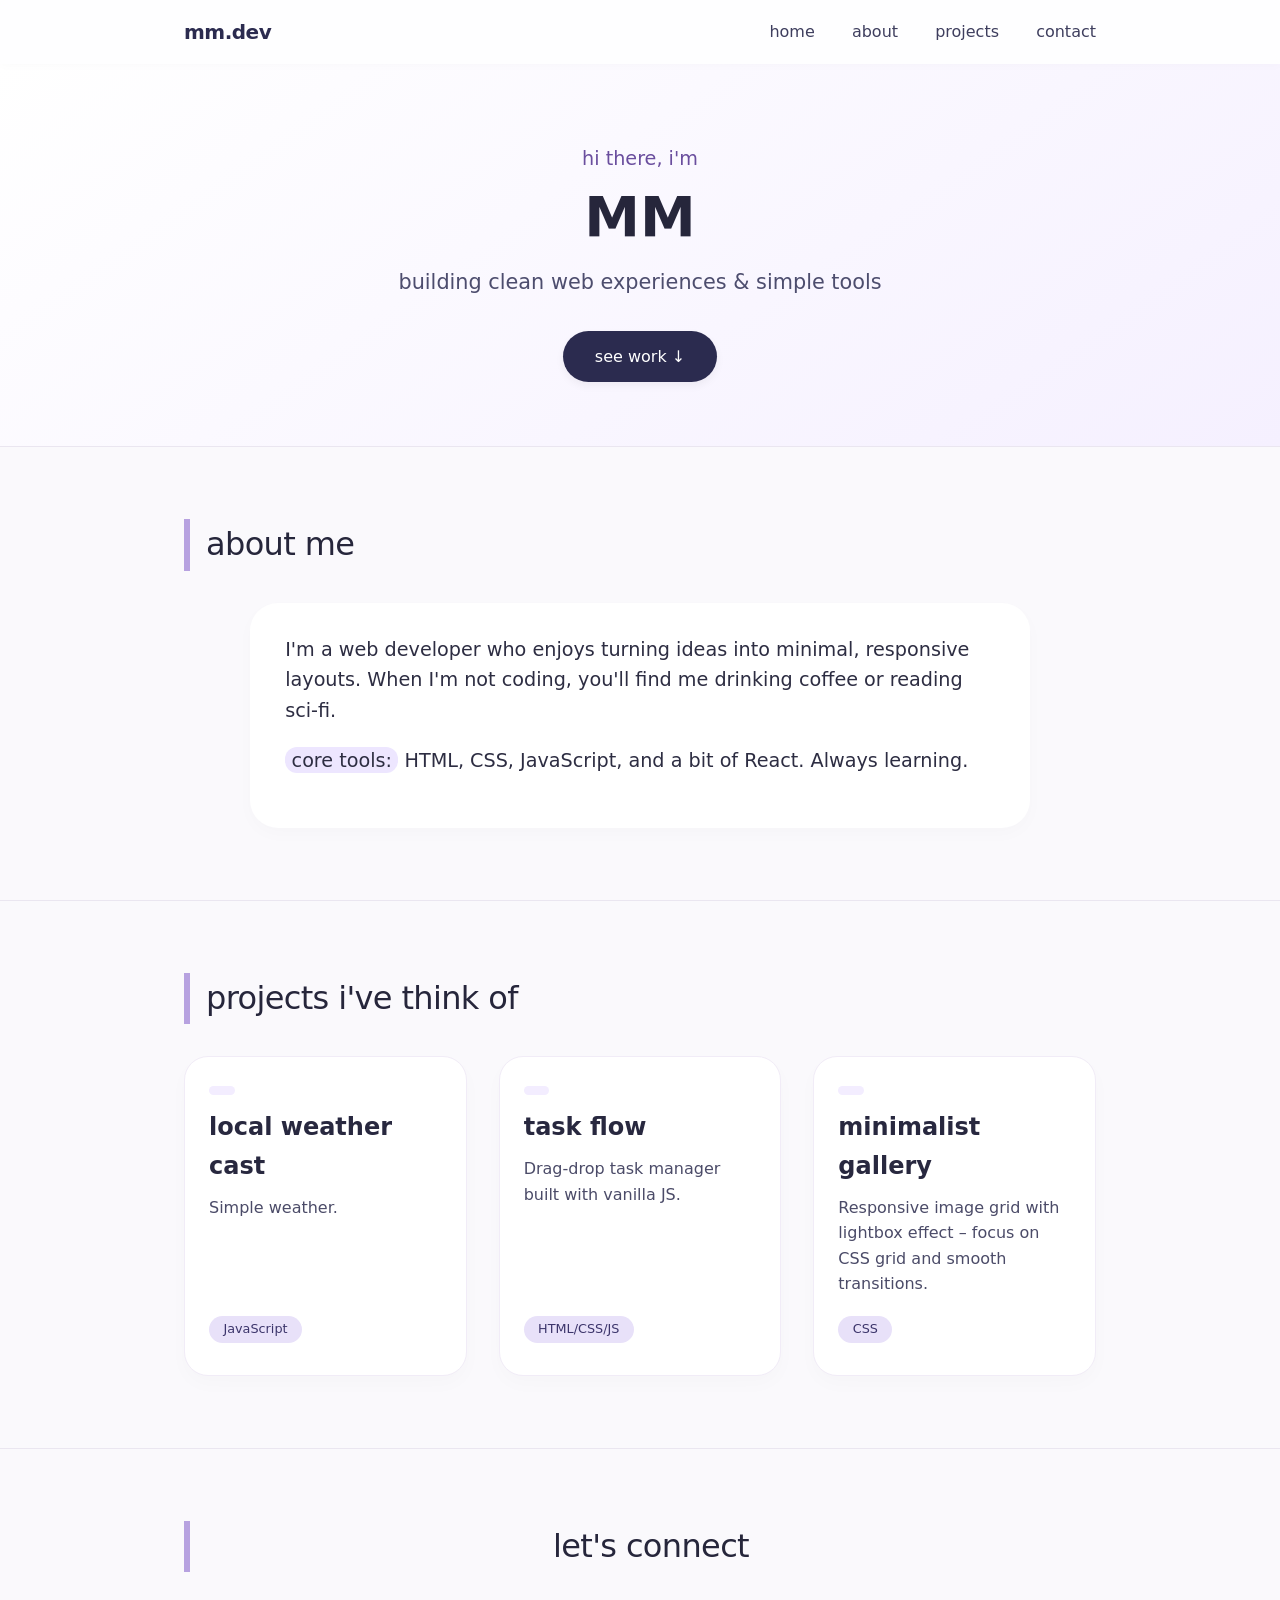
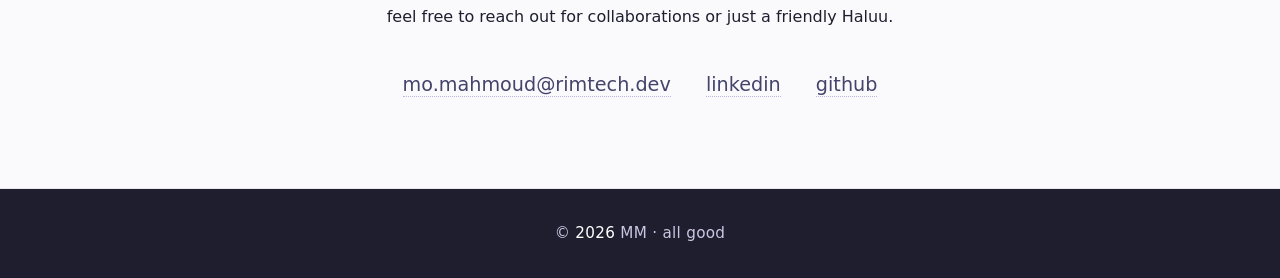
<file: index.html>
<!DOCTYPE html>
<html lang="en">
<head>
  <meta charset="UTF-8">
  <meta name="viewport" content="width=device-width, initial-scale=1.0">
  <title>MM · simple portfolio</title>
  <link rel="stylesheet" href="style.css">
</head>
<body>
  <header class="page-header">
    <div class="container header-flex">
      <span class="logo"> mm.dev</span>
      <nav class="navbar">
        <a href="#home">home</a>
        <a href="#about">about</a>
        <a href="#projects">projects</a>
        <a href="#contact">contact</a>
      </nav>
    </div>
  </header>

  <main>
    <section id="home" class="hero">
      <div class="container">
        <p class="hero-greeting">hi there, i'm</p>
        <h1 class="hero-name">MM</h1>
        <p class="hero-tagline">building clean web experiences & simple tools</p>
        <a href="#projects" class="btn">see work ↓</a>
      </div>
    </section>

    <section id="about" class="about">
      <div class="container">
        <h2>about me</h2>
        <div class="about-content">
          <p>I'm a web developer who enjoys turning ideas into minimal, responsive layouts. When I'm not coding, you'll find me drinking coffee or reading sci‑fi.</p>
          <p><span class="highlight">core tools:</span> HTML, CSS, JavaScript, and a bit of React. Always learning.</p>
        </div>
      </div>
    </section>

    <section id="projects" class="projects">
      <div class="container">
        <h2>projects i've think of</h2>
        <div class="project-grid">
          <article class="card">
            <div class="card-img placeholder"></div>
            <h3>local weather cast</h3>
            <p>Simple weather.</p>
            <span class="card-tag">JavaScript</span>
          </article>
          <article class="card">
            <div class="card-img placeholder"></div>
            <h3>task flow</h3>
            <p>Drag‑drop task manager built with vanilla JS.</p>
            <span class="card-tag">HTML/CSS/JS</span>
          </article>
          <article class="card">
            <div class="card-img placeholder"></div>
            <h3>minimalist gallery</h3>
            <p>Responsive image grid with lightbox effect – focus on CSS grid and smooth transitions.</p>
            <span class="card-tag">CSS</span>
          </article>
        </div>
      </div>
    </section>

    <section id="contact" class="contact">
      <div class="container">
        <h2>let's connect</h2>
        <p>feel free to reach out for collaborations or just a friendly Haluu.</p>
        <ul class="contact-list">
          <li><a href="mailto:mo.mahmoud@rimtech.dev">mo.mahmoud@rimtech.dev</a></li>
          <li><a href="#">linkedin</a></li>
          <li><a href="#">github</a></li>
        </ul>
      </div>
    </section>
  </main>

  <footer class="page-footer">
    <div class="container">
      <p>© <span id="current-year"></span> MM · all good</p>
    </div>
  </footer>

  <script src="script.js"></script>
</body>
</html>
</file>
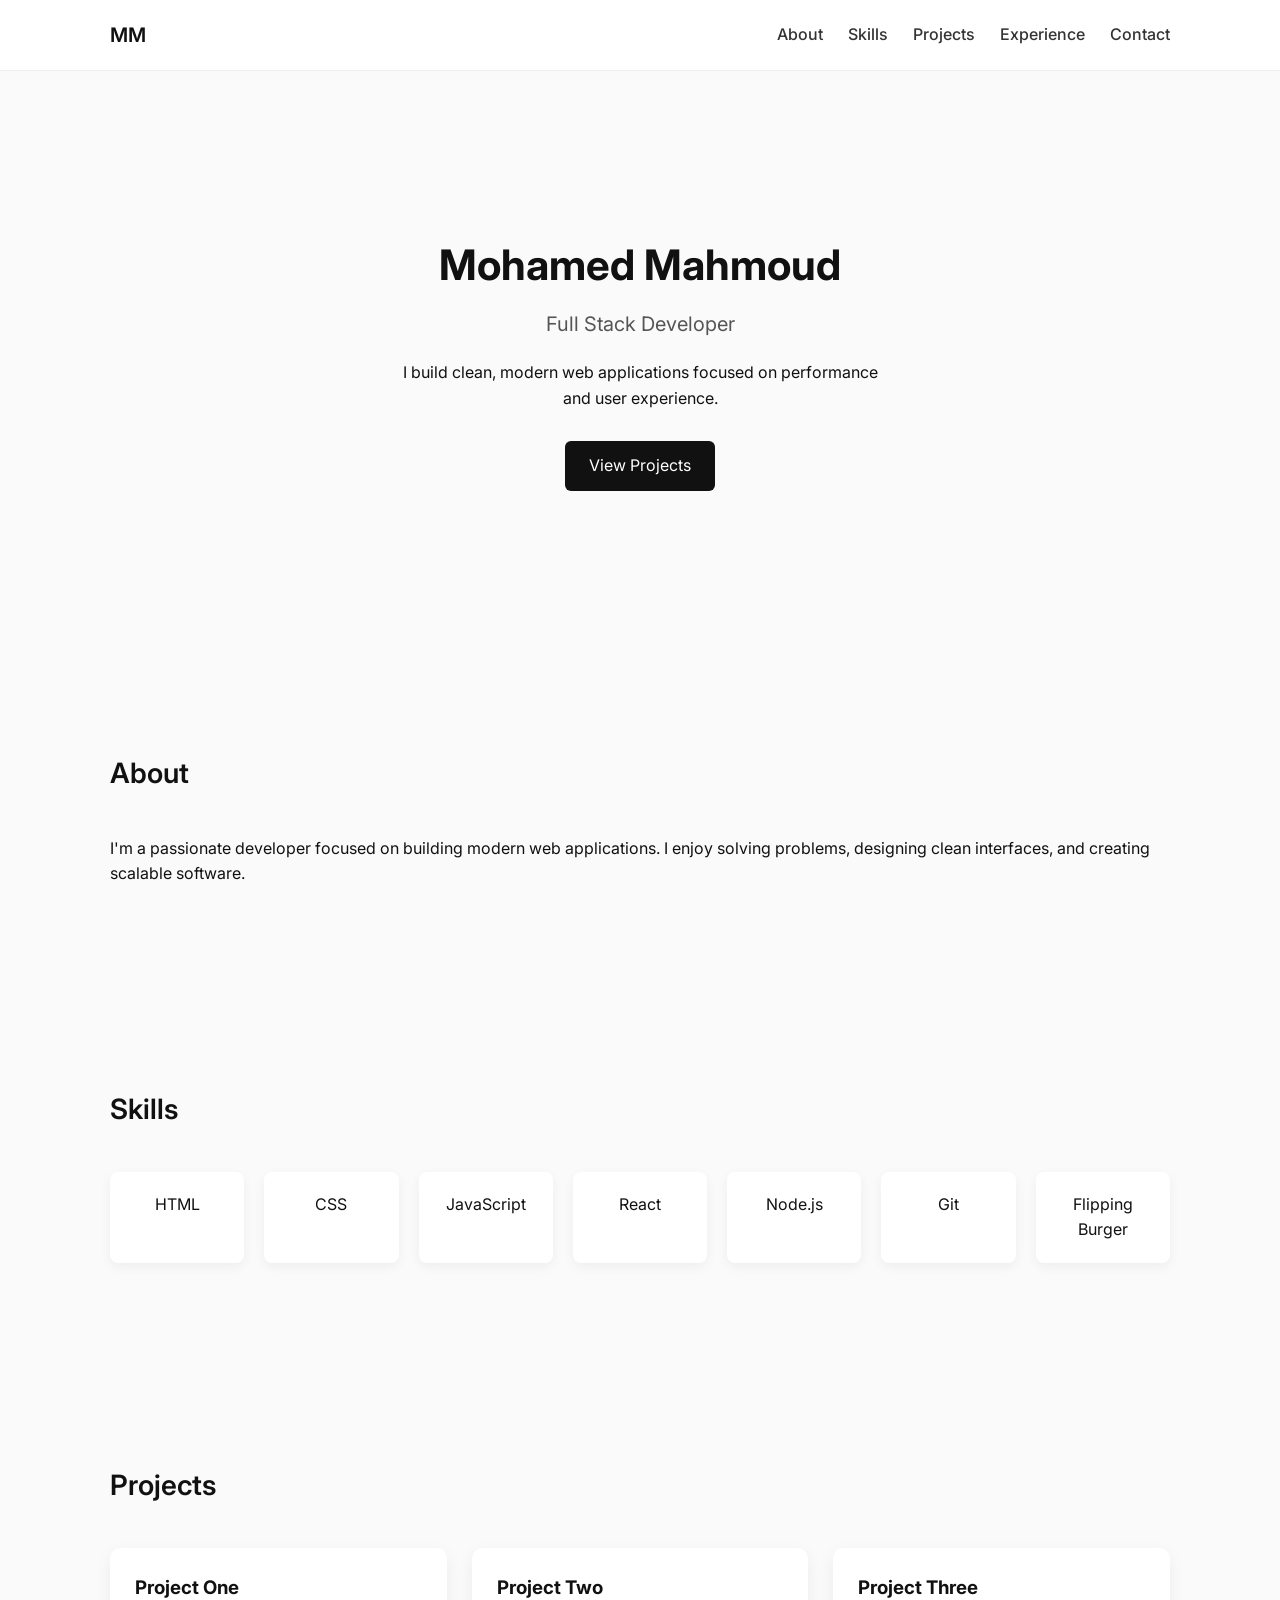
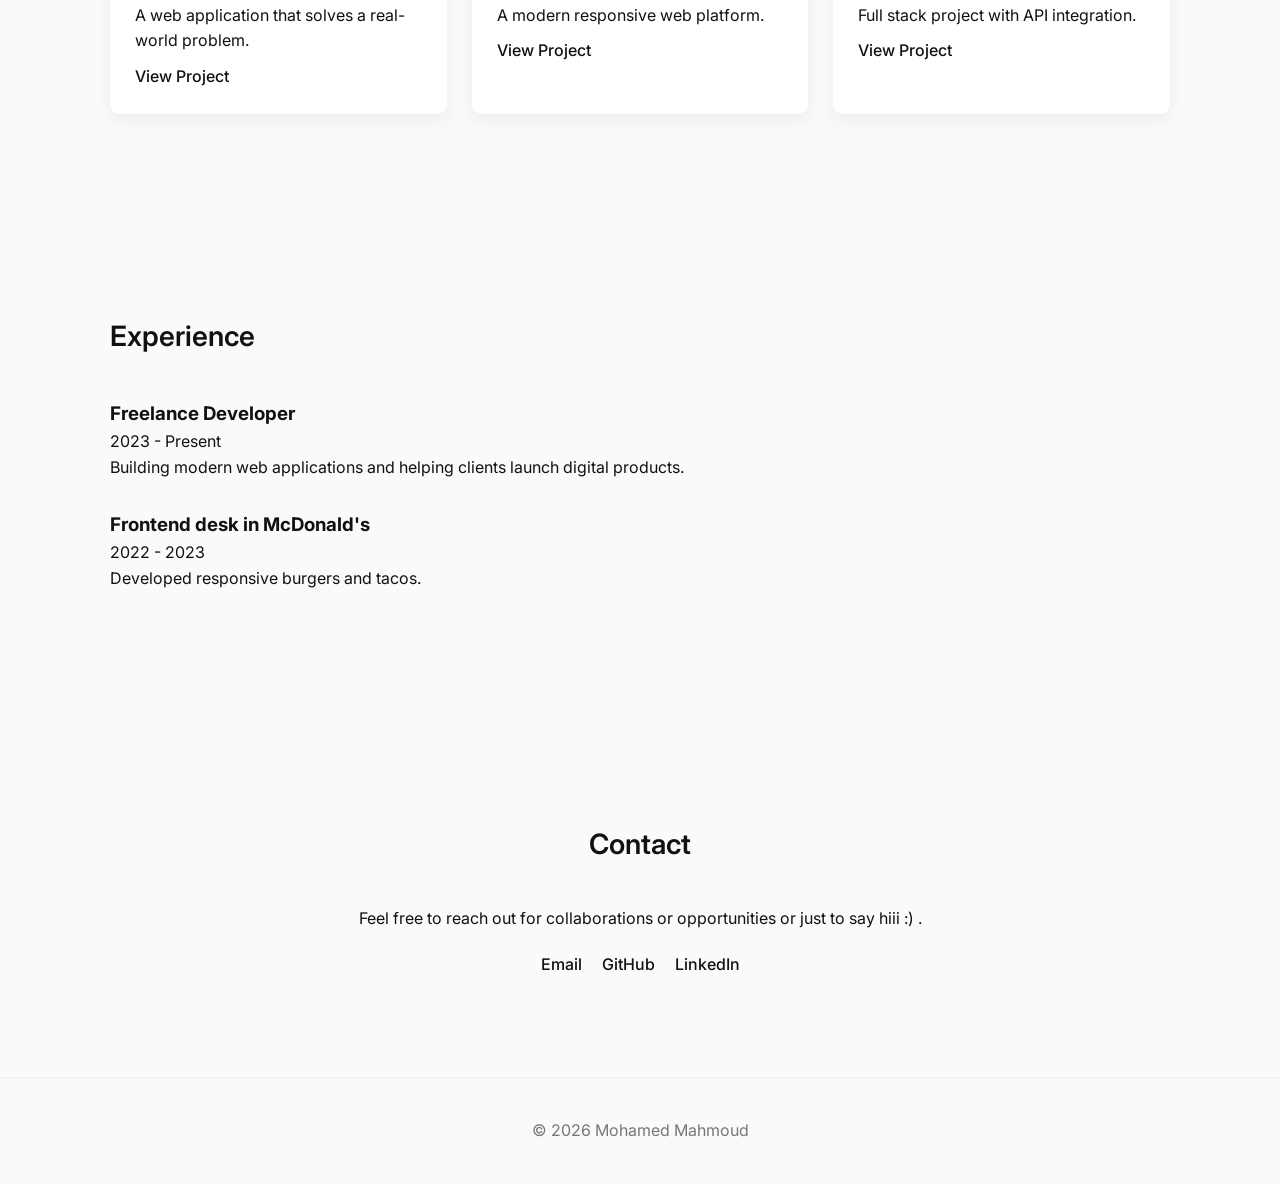
<file: Resume webpage/index.html>
<!DOCTYPE html>
<html lang="en">
<head>
<meta charset="UTF-8">
<meta name="viewport" content="width=device-width, initial-scale=1.0">

<title>Mohamed Mahmoud | Full Stack Developer</title>

<link rel="stylesheet" href="styles.css">

<link rel="preconnect" href="https://fonts.googleapis.com">
<link href="https://fonts.googleapis.com/css2?family=Inter:wght@300;400;500;600&display=swap" rel="stylesheet">
</head>

<body>

<header class="navbar">
  <div class="container nav-content">
    <h1 class="logo">MM</h1>

    <nav>
      <ul class="nav-links">
        <li><a href="#about">About</a></li>
        <li><a href="#skills">Skills</a></li>
        <li><a href="#projects">Projects</a></li>
        <li><a href="#experience">Experience</a></li>
        <li><a href="#contact">Contact</a></li>
      </ul>
    </nav>
  </div>
</header>


<section class="hero">
  <div class="container hero-content">
    <h2>Mohamed Mahmoud</h2>
    <h3>Full Stack Developer</h3>
    <p>I build clean, modern web applications focused on performance and user experience.</p>
    <a href="#projects" class="btn">View Projects</a>
  </div>
</section>


<section id="about" class="section">
  <div class="container">
    <h2 class="section-title">About</h2>
    <p class="about-text">
      I'm a passionate developer focused on building modern web applications.
      I enjoy solving problems, designing clean interfaces, and creating scalable software.
    </p>
  </div>
</section>


<section id="skills" class="section">
  <div class="container">
    <h2 class="section-title">Skills</h2>

    <div class="skills-grid">

      <div class="skill">HTML</div>
      <div class="skill">CSS</div>
      <div class="skill">JavaScript</div>
      <div class="skill">React</div>
      <div class="skill">Node.js</div>
      <div class="skill">Git</div>
      <div class="skill">Flipping Burger</div>

    </div>
  </div>
</section>


<section id="projects" class="section">
  <div class="container">
    <h2 class="section-title">Projects</h2>

    <div class="projects-grid">

      <div class="project-card">
        <h3>Project One</h3>
        <p>A web application that solves a real-world problem.</p>
        <a href="#">View Project</a>
      </div>

      <div class="project-card">
        <h3>Project Two</h3>
        <p>A modern responsive web platform.</p>
        <a href="#">View Project</a>
      </div>

      <div class="project-card">
        <h3>Project Three</h3>
        <p>Full stack project with API integration.</p>
        <a href="#">View Project</a>
      </div>

    </div>
  </div>
</section>


<section id="experience" class="section">
  <div class="container">
    <h2 class="section-title">Experience</h2>

    <div class="experience-item">
      <h3>Freelance Developer</h3>
      <span>2023 - Present</span>
      <p>Building modern web applications and helping clients launch digital products.</p>
    </div>

    <div class="experience-item">
      <h3>Frontend desk in McDonald's</h3>
      <span>2022 - 2023</span>
      <p>Developed responsive burgers and tacos.</p>
    </div>

  </div>
</section>


<section id="contact" class="section">
  <div class="container contact">
    <h2 class="section-title">Contact</h2>
    <p>Feel free to reach out for collaborations or opportunities or just to say hiii :) .</p>

    <div class="contact-links">
      <a href="#">Email</a>
      <a href="#">GitHub</a>
      <a href="#">LinkedIn</a>
    </div>
  </div>
</section>


<footer class="footer">
  <div class="container">
    <p>© 2026 Mohamed Mahmoud</p>
  </div>
</footer>

<script src="script.js"></script>

</body>
</html>
</file>
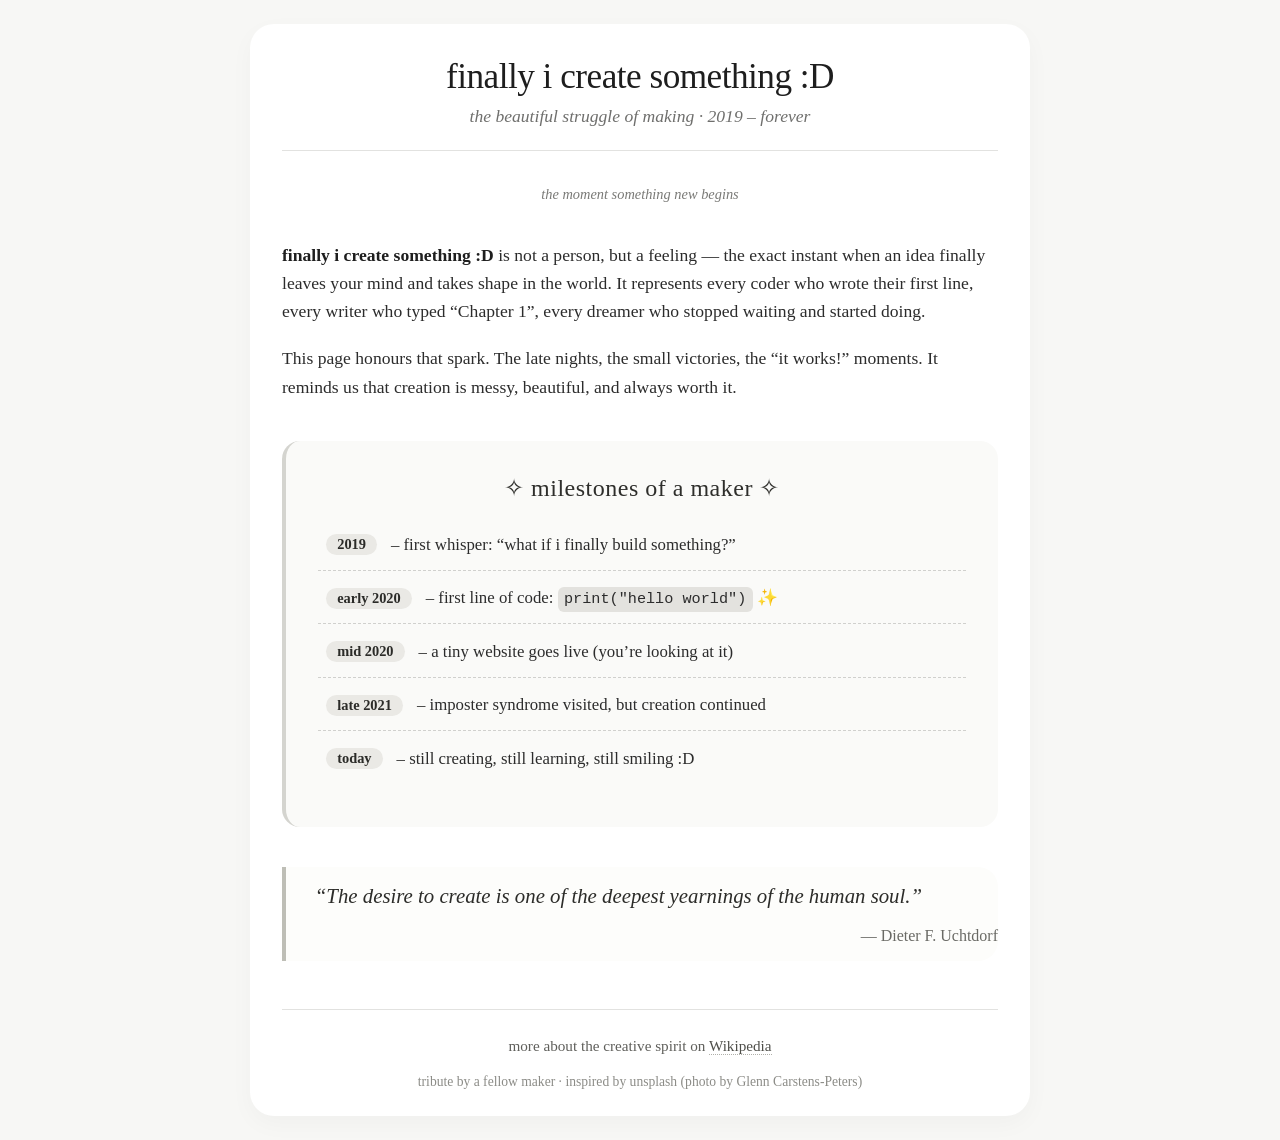
<file: Tribute page/index.html>
<!DOCTYPE html>
<html lang="en">
<head>
  <meta charset="UTF-8">
  <meta name="viewport" content="width=device-width, initial-scale=1.0">
  <title>finally i create something :D – tribute</title>
  <link rel="stylesheet" href="style.css">
</head>
<body>
  <div class="container">
    <header>
      <h1>finally i create something :D</h1>
      <p class="subtitle">the beautiful struggle of making · 2019 – forever</p>
    </header>

    <figure class="image-container">
      <figcaption>the moment something new begins</figcaption>
    </figure>

    <section class="tribute-text">
      <p><strong>finally i create something :D</strong> is not a person, but a feeling — the exact instant when an idea finally leaves your mind and takes shape in the world. It represents every coder who wrote their first line, every writer who typed “Chapter 1”, every dreamer who stopped waiting and started doing.</p>
      <p>This page honours that spark. The late nights, the small victories, the “it works!” moments. It reminds us that creation is messy, beautiful, and always worth it.</p>
    </section>

    <section class="timeline">
      <h2>✧ milestones of a maker ✧</h2>
      <ul>
        <li><span class="year">2019</span> – first whisper: “what if i finally build something?”</li>
        <li><span class="year">early 2020</span> – first line of code: <code>print("hello world")</code> ✨</li>
        <li><span class="year">mid 2020</span> – a tiny website goes live (you’re looking at it)</li>
        <li><span class="year">late 2021</span> – imposter syndrome visited, but creation continued</li>
        <li><span class="year">today</span> – still creating, still learning, still smiling :D</li>
      </ul>
    </section>

    <section class="quote">
      <blockquote>
        “The desire to create is one of the deepest yearnings of the human soul.”
        <footer>— Dieter F. Uchtdorf</footer>
      </blockquote>
    </section>

    <footer class="page-footer">
      <p>more about the creative spirit on <a href="https://en.wikipedia.org/wiki/Creativity" target="_blank" rel="noopener noreferrer">Wikipedia</a></p>
      <p class="credit">tribute by a fellow maker · inspired by unsplash (photo by Glenn Carstens-Peters)</p>
    </footer>
  </div>
</body>
</html>
</file>
<file: style.css>
/* style.css – clean, minimal, responsive */
* {
  margin: 0;
  padding: 0;
  box-sizing: border-box;
}

body {
  font-family: system-ui, -apple-system, 'Segoe UI', Roboto, 'Helvetica Neue', sans-serif;
  line-height: 1.6;
  color: #1e1e2f;
  background: #faf9fc;
  scroll-behavior: smooth;
}

.container {
  max-width: 960px;
  margin: 0 auto;
  padding: 0 1.5rem;
}

/* header */
.page-header {
  background: white;
  padding: 1rem 0;
  box-shadow: 0 2px 10px rgba(0,0,0,0.02);
  position: sticky;
  top: 0;
  backdrop-filter: blur(4px);
  background: rgba(255, 255, 255, 0.8);
  z-index: 10;
}

.header-flex {
  display: flex;
  justify-content: space-between;
  align-items: center;
  flex-wrap: wrap;
}

.logo {
  font-weight: 600;
  font-size: 1.25rem;
  letter-spacing: -0.5px;
  color: #2b2b4f;
}

.navbar a {
  margin-left: 2rem;
  text-decoration: none;
  color: #3e3e5e;
  font-weight: 500;
  font-size: 1rem;
  transition: color 0.15s;
}

.navbar a:hover {
  color: #8860d0;
}

/* sections general */
section {
  padding: 4.5rem 0;
  border-bottom: 1px solid #eae6f0;
}

h2 {
  font-size: 2rem;
  font-weight: 500;
  margin-bottom: 2rem;
  color: #26263b;
  letter-spacing: -0.02em;
  border-left: 6px solid #b7a2e0;
  padding-left: 1rem;
}

/* hero */
.hero {
  padding: 5rem 0 4rem;
  text-align: center;
  background: linear-gradient(145deg, #ffffff 0%, #f5f0ff 100%);
}

.hero-greeting {
  font-size: 1.2rem;
  color: #6a4e9e;
  margin-bottom: 0.5rem;
}

.hero-name {
  font-size: 3.5rem;
  font-weight: 600;
  color: #26263b;
  line-height: 1.2;
}

.hero-tagline {
  font-size: 1.3rem;
  color: #4d4d6e;
  max-width: 550px;
  margin: 1rem auto 2rem;
}

.btn {
  display: inline-block;
  background: #2b2b4f;
  color: white;
  text-decoration: none;
  padding: 0.8rem 2rem;
  border-radius: 40px;
  font-weight: 500;
  transition: background 0.2s, transform 0.1s;
  box-shadow: 0 4px 8px rgba(0,0,0,0.05);
}

.btn:hover {
  background: #45457a;
  transform: scale(1.02);
}

/* about */
.about-content {
  background: white;
  padding: 2rem 2.2rem;
  border-radius: 28px;
  box-shadow: 0 6px 18px rgba(0,0,0,0.02);
  font-size: 1.2rem;
  max-width: 780px;
  margin: 0 auto;
  color: #2d2d42;
}

.about-content p {
  margin-bottom: 1.2rem;
}

.highlight {
  background: #ede6ff;
  padding: 0.1rem 0.4rem;
  border-radius: 12px;
  font-weight: 500;
}

/* projects grid */
.project-grid {
  display: grid;
  grid-template-columns: repeat(auto-fit, minmax(250px, 1fr));
  gap: 2rem;
  margin-top: 2rem;
}

.card {
  background: white;
  border-radius: 24px;
  padding: 1.8rem 1.5rem 2rem;
  box-shadow: 0 8px 20px rgba(0,0,0,0.02);
  transition: all 0.2s ease;
  border: 1px solid #f1ecf7;
  display: flex;
  flex-direction: column;
}

.card:hover {
  transform: translateY(-6px);
  box-shadow: 0 16px 30px rgba(136, 96, 208, 0.08);
  border-color: #d9ccf0;
}

.card-img {
  font-size: 3.8rem;
  line-height: 1;
  margin-bottom: 0.8rem;
  background: #f3edff;
  width: fit-content;
  padding: 0.3rem 0.8rem;
  border-radius: 60px;
}

.card h3 {
  font-size: 1.5rem;
  font-weight: 550;
  margin-bottom: 0.6rem;
  color: #28283f;
}

.card p {
  color: #4b4b68;
  margin-bottom: 1.2rem;
  flex: 1;
}

.card-tag {
  background: #e8e1f9;
  color: #3c356b;
  padding: 0.2rem 0.9rem;
  border-radius: 30px;
  font-size: 0.8rem;
  font-weight: 500;
  align-self: flex-start;
}

/* contact */
.contact {
  text-align: center;
  background: #faf9fc;
}

.contact-list {
  list-style: none;
  display: flex;
  flex-wrap: wrap;
  justify-content: center;
  gap: 2.2rem;
  margin: 2.5rem 0 1rem;
  font-size: 1.2rem;
}

.contact-list li a {
  text-decoration: none;
  color: #43436b;
  border-bottom: 1px dotted #c2b2e0;
  font-weight: 450;
}

.contact-list li a:hover {
  color: #6a4e9e;
  border-bottom: 2px solid #8860d0;
}

/* footer */
.page-footer {
  background: #1e1e2f;
  color: #cdc6e3;
  text-align: center;
  padding: 2rem 0;
  font-size: 0.95rem;
  letter-spacing: 0.3px;
}

.page-footer span {
  font-weight: 500;
  color: white;
}

/* small adjustments */
@media (max-width: 600px) {
  .header-flex {
    flex-direction: column;
    gap: 0.5rem;
  }
  .navbar a {
    margin: 0 0.8rem;
  }
  .hero-name {
    font-size: 2.5rem;
  }
  .contact-list {
    flex-direction: column;
    gap: 1rem;
  }
  h2 {
    font-size: 1.8rem;
  }
}
</file>
<file: Resume webpage/styles.css>
*{
margin:0;
padding:0;
box-sizing:border-box;
}

body{
font-family:'Inter',sans-serif;
color:#111;
background:#fafafa;
line-height:1.6;
}

.container{
max-width:1100px;
margin:auto;
padding:0 20px;
}

.section{
padding:100px 0;
}

.section-title{
font-size:28px;
margin-bottom:40px;
font-weight:600;
}

.navbar{
position:sticky;
top:0;
background:white;
border-bottom:1px solid #eee;
z-index:1000;
}

.nav-content{
display:flex;
justify-content:space-between;
align-items:center;
height:70px;
}

.logo{
font-size:20px;
font-weight:600;
}

.nav-links{
list-style:none;
display:flex;
gap:25px;
}

.nav-links a{
text-decoration:none;
color:#333;
font-weight:500;
}

.nav-links a:hover{
color:#000;
}

.hero{
padding:160px 0;
text-align:center;
}

.hero h2{
font-size:42px;
margin-bottom:10px;
}

.hero h3{
font-size:20px;
font-weight:400;
color:#555;
margin-bottom:20px;
}

.hero p{
max-width:500px;
margin:auto;
margin-bottom:30px;
}

.btn{
display:inline-block;
padding:12px 24px;
background:#111;
color:white;
text-decoration:none;
border-radius:6px;
transition:0.2s;
}

.btn:hover{
opacity:0.8;
}

.skills-grid{
display:grid;
grid-template-columns:repeat(auto-fit,minmax(120px,1fr));
gap:20px;
}

.skill{
padding:20px;
background:white;
border-radius:8px;
text-align:center;
box-shadow:0 4px 12px rgba(0,0,0,0.05);
}

.projects-grid{
display:grid;
grid-template-columns:repeat(auto-fit,minmax(250px,1fr));
gap:25px;
}

.project-card{
background:white;
padding:25px;
border-radius:10px;
box-shadow:0 6px 18px rgba(0,0,0,0.06);
transition:0.2s;
}

.project-card:hover{
transform:translateY(-5px);
}

.project-card a{
display:inline-block;
margin-top:10px;
color:#111;
text-decoration:none;
font-weight:500;
}

.experience-item{
margin-bottom:30px;
}

.contact{
text-align:center;
}

.contact-links{
margin-top:20px;
display:flex;
justify-content:center;
gap:20px;
}

.contact-links a{
text-decoration:none;
color:#111;
font-weight:500;
}

.footer{
padding:40px 0;
text-align:center;
border-top:1px solid #eee;
color:#777;
}

@media(max-width:768px){

.hero h2{
font-size:32px;
}

.section{
padding:70px 0;
}

}
</file>
<file: Tribute page/style.css>
/* style.css – clean, minimalist, mobile-friendly */
* {
  margin: 0;
  padding: 0;
  box-sizing: border-box;
}

body {
  background-color: #f7f7f5;   /* very light warm gray */
  font-family: Georgia, 'Times New Roman', Times, serif;
  line-height: 1.6;
  color: #2c2c2c;
  padding: 1.5rem;
}

.container {
  max-width: 780px;
  margin: 0 auto;
  background-color: white;
  padding: 2rem 2rem 1.5rem;
  border-radius: 24px;
  box-shadow: 0 8px 24px rgba(0, 0, 0, 0.03);
}

/* header */
header {
  text-align: center;
  margin-bottom: 1.8rem;
  border-bottom: 1px solid #e2e2e0;
  padding-bottom: 1.2rem;
}

h1 {
  font-size: 2.2rem;
  font-weight: 500;
  letter-spacing: -0.5px;
  color: #1e1e1e;
  line-height: 1.2;
  word-break: break-word;
}

.subtitle {
  font-size: 1.1rem;
  color: #6f6f6d;
  font-style: italic;
  margin-top: 0.25rem;
}

/* image & figure */
.image-container {
  margin: 2rem 0 2.2rem;
  text-align: center;
}

.image-container img {
  max-width: 100%;
  height: auto;
  border-radius: 16px;
  box-shadow: 0 6px 18px rgba(0, 0, 0, 0.07);
  border: 1px solid #eaeae8;
  display: block;
  margin: 0 auto;
}

.image-container figcaption {
  font-size: 0.9rem;
  color: #7a7a77;
  margin-top: 0.6rem;
  font-style: italic;
}

/* tribute text */
.tribute-text {
  margin: 2.2rem 0 2rem;
  font-size: 1.1rem;
}

.tribute-text p {
  margin-bottom: 1.2rem;
}

.tribute-text strong {
  font-weight: 600;
  color: #1e1e1e;
}

/* timeline section */
.timeline {
  margin: 2.5rem 0;
  background-color: #fafaf8;
  padding: 1.8rem 2rem;
  border-radius: 18px;
  border-left: 4px solid #d4d4cf;
}

.timeline h2 {
  font-size: 1.5rem;
  font-weight: 400;
  margin-bottom: 1.5rem;
  letter-spacing: 0.5px;
  color: #2e2e2b;
  text-align: center;
}

.timeline ul {
  list-style: none;
}

.timeline li {
  margin-bottom: 0.9rem;
  font-size: 1.05rem;
  padding-left: 0.5rem;
  border-bottom: 1px dashed #d0d0cd;
  padding-bottom: 0.7rem;
}

.timeline li:last-child {
  border-bottom: none;
}

.year {
  font-weight: 600;
  background-color: #eae9e5;
  padding: 0.15rem 0.7rem;
  border-radius: 20px;
  font-size: 0.9rem;
  color: #2b2b28;
  margin-right: 0.6rem;
  white-space: nowrap;
}

.timeline code {
  background-color: #e3e2de;
  padding: 0.2rem 0.4rem;
  border-radius: 6px;
  font-family: 'Courier New', monospace;
  font-size: 0.95rem;
}

/* quote section */
.quote {
  margin: 2.5rem 0 2rem;
}

blockquote {
  font-size: 1.3rem;
  line-height: 1.5;
  font-style: italic;
  color: #2c2c29;
  padding: 0.8rem 0 0.8rem 1.8rem;
  border-left: 4px solid #bebeb6;
  background: #fdfdfb;
  border-radius: 0 20px 20px 0;
}

blockquote footer {
  font-size: 1rem;
  font-style: normal;
  color: #6a6a65;
  margin-top: 0.8rem;
  text-align: right;
  font-weight: 400;
}

/* footer of the page */
.page-footer {
  margin-top: 3rem;
  padding-top: 1.5rem;
  border-top: 1px solid #e2e2e0;
  text-align: center;
  font-size: 0.95rem;
  color: #5f5f5b;
}

.page-footer a {
  color: #4e4e49;
  text-decoration: none;
  border-bottom: 1px dotted #b0b0aa;
}

.page-footer a:hover {
  color: #1f1f1d;
  border-bottom: 1px solid #1f1f1d;
}

.credit {
  margin-top: 0.8rem;
  font-size: 0.85rem;
  color: #8c8c87;
}

/* responsive adjustments */
@media (max-width: 500px) {
  body {
    padding: 0.8rem;
  }
  .container {
    padding: 1.5rem 1.2rem;
  }
  h1 {
    font-size: 1.8rem;
  }
  .subtitle {
    font-size: 1rem;
  }
  .timeline {
    padding: 1.5rem 1rem;
  }
  .timeline li {
    font-size: 0.98rem;
  }
  .year {
    display: inline-block;
    margin-bottom: 0.2rem;
  }
  blockquote {
    font-size: 1.2rem;
    padding-left: 1.2rem;
  }
}

/* tiny extra polish */
::selection {
  background-color: #f0eee8;
  color: #1a1a18;
}
</file>
